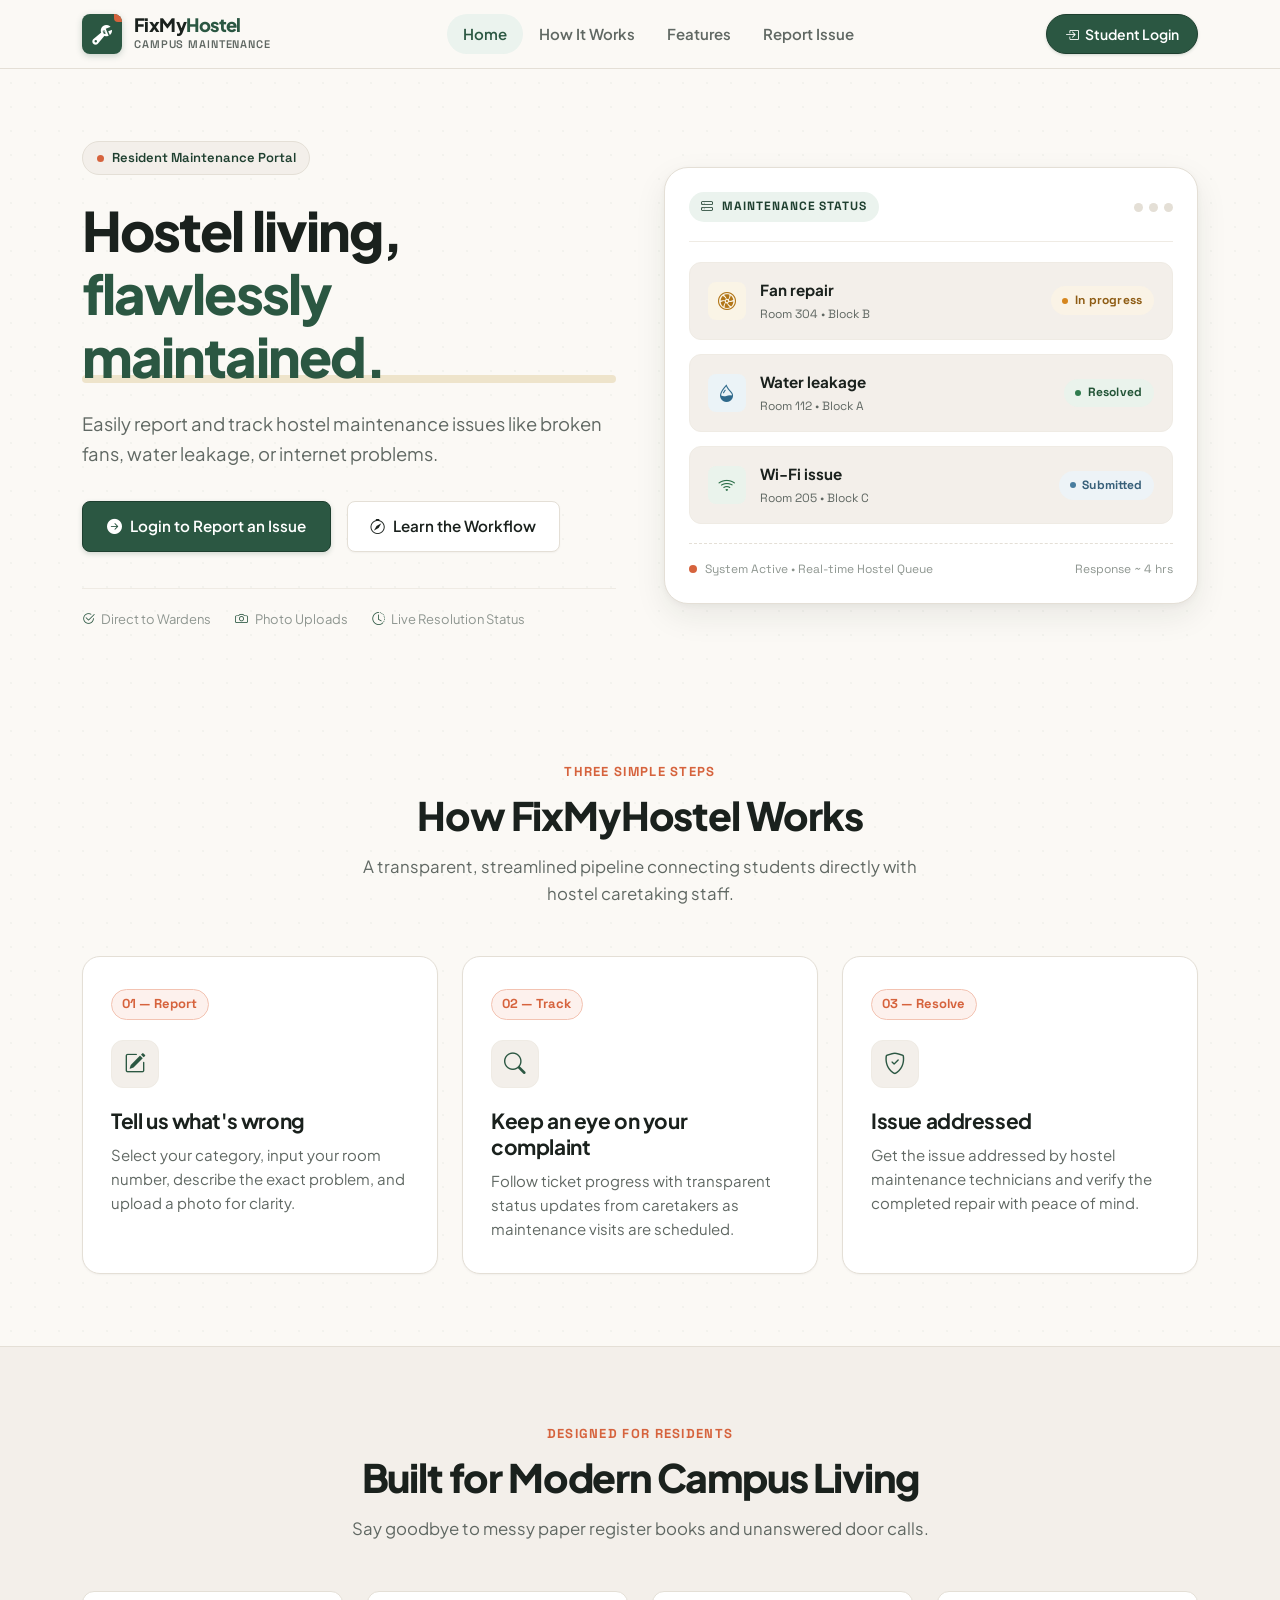
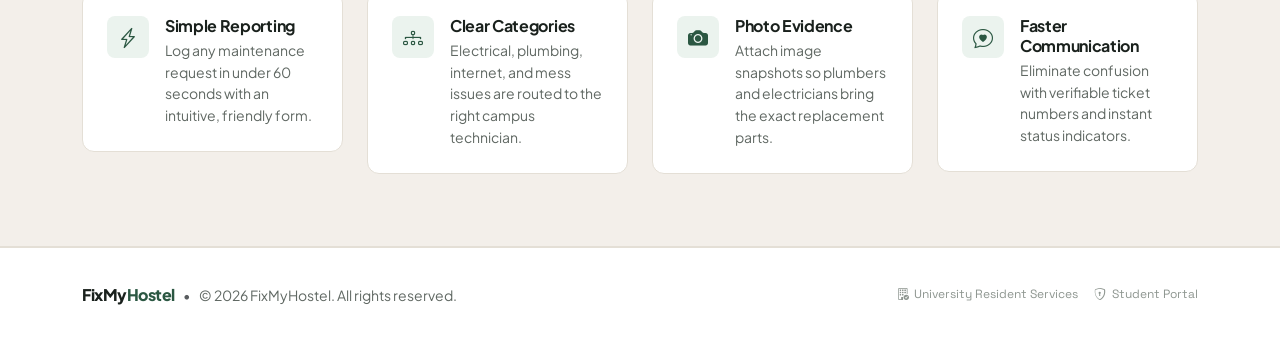
<file: index.html>
<!DOCTYPE html>
<html lang="en">
<head>
  <meta charset="UTF-8">
  <meta name="viewport" content="width=device-width, initial-scale=1.0">
  <title>FixMyHostel — Hostel Complaint &amp; Maintenance Tracking System</title>
  <meta name="description" content="FixMyHostel is the modern campus maintenance tracking platform for hostel residents. Report electrical, plumbing, mess, and internet issues in seconds.">

  <!-- Google Fonts -->
  <link rel="preconnect" href="https://fonts.googleapis.com">
  <link rel="preconnect" href="https://fonts.gstatic.com" crossorigin>
  <link href="https://fonts.googleapis.com/css2?family=Plus+Jakarta+Sans:ital,wght@0,400;0,500;0,600;0,700;0,800;1,400&family=Space+Grotesk:wght@500;600;700&display=swap" rel="stylesheet">

  <!-- Bootstrap 5 CSS CDN -->
  <link href="https://cdn.jsdelivr.net/npm/bootstrap@5.3.3/dist/css/bootstrap.min.css" rel="stylesheet" integrity="sha384-QWTKZyjpPEjISv5WaRU9OFeRpok6YctnYmDr5pNlyT2bRjXh0JMhjY6hW+ALEwIH" crossorigin="anonymous">

  <!-- Bootstrap Icons CDN -->
  <link rel="stylesheet" href="https://cdn.jsdelivr.net/npm/bootstrap-icons@1.11.3/font/bootstrap-icons.min.css">

  <!-- Custom Stylesheet -->
  <link rel="stylesheet" href="style.css">
</head>
<body>
  <div class="site-wrapper">
    <!-- ======================================================================
         NAVIGATION BAR
         ====================================================================== -->
    <header>
      <nav class="navbar navbar-expand-lg navbar-custom" aria-label="Main Navigation">
        <div class="container">
          <a class="brand-wrapper" href="/">
            <div class="brand-symbol" aria-hidden="true">
              <i class="bi bi-wrench-adjustable"></i>
            </div>
            <div class="brand-text-group">
              <span class="brand-title">FixMy<span>Hostel</span></span>
              <span class="brand-subtitle">Campus Maintenance</span>
            </div>
          </a>

          <button class="navbar-toggler" type="button" data-bs-toggle="collapse" data-bs-target="#fixMyHostelNav" aria-controls="fixMyHostelNav" aria-expanded="false" aria-label="Toggle navigation">
            <i class="bi bi-list fs-4"></i>
          </button>

          <div class="collapse navbar-collapse" id="fixMyHostelNav">
            <ul class="navbar-nav mx-auto mb-2 mb-lg-0">
              <li class="nav-item">
                <a class="nav-link active" aria-current="page" href="/">Home</a>
              </li>
              <li class="nav-item">
                <a class="nav-link" href="#how-it-works">How It Works</a>
              </li>
              <li class="nav-item">
                <a class="nav-link" href="#benefits">Features</a>
              </li>
              <li class="nav-item">
                <a class="nav-link" href="/login">Report Issue</a>
              </li>
            </ul>

            <div class="d-flex align-items-center">
              <a href="/login" class="btn-nav-login" id="navLoginBtn">
                <i class="bi bi-box-arrow-in-right" aria-hidden="true"></i>
                <span>Student Login</span>
              </a>
            </div>
          </div>
        </div>
      </nav>
    </header>

    <main>
      <!-- ======================================================================
           HERO SECTION
           ====================================================================== -->
      <section class="hero-section" aria-labelledby="hero-title">
        <div class="container">
          <div class="row align-items-center g-5">
            <!-- Hero Text Column -->
            <div class="col-lg-6">
              <div class="hero-pill">
                <span class="hero-pill-indicator" aria-hidden="true"></span>
                <span>Resident Maintenance Portal</span>
              </div>

              <h1 class="hero-heading" id="hero-title">
                Hostel living, <br>
                <span class="hero-heading-highlight">flawlessly maintained.</span>
              </h1>

              <p class="hero-subtext">
                Easily report and track hostel maintenance issues like broken fans, water leakage, or internet problems.
              </p>

              <div class="hero-actions">
                <a href="/login" class="btn-custom-primary" id="heroCtaBtn">
                  <i class="bi bi-arrow-right-circle-fill" aria-hidden="true"></i>
                  <span>Login to Report an Issue</span>
                </a>
                <a href="#how-it-works" class="btn-custom-secondary">
                  <i class="bi bi-compass" aria-hidden="true"></i>
                  <span>Learn the Workflow</span>
                </a>
              </div>

              <div class="hero-footnote">
                <div class="hero-footnote-item">
                  <i class="bi bi-check2-circle" aria-hidden="true"></i>
                  <span>Direct to Wardens</span>
                </div>
                <div class="hero-footnote-item">
                  <i class="bi bi-camera" aria-hidden="true"></i>
                  <span>Photo Uploads</span>
                </div>
                <div class="hero-footnote-item">
                  <i class="bi bi-clock-history" aria-hidden="true"></i>
                  <span>Live Resolution Status</span>
                </div>
              </div>
            </div>

            <!-- Hero Stylized Maintenance Status Panel Visual -->
            <div class="col-lg-6">
              <div class="maintenance-preview-board" aria-label="Live Maintenance Status Panel">
                <div class="preview-board-header">
                  <div class="board-badge">
                    <i class="bi bi-hdd-stack" aria-hidden="true"></i>
                    <span>Maintenance Status</span>
                  </div>
                  <div class="board-window-controls" aria-hidden="true">
                    <span class="board-dot"></span>
                    <span class="board-dot"></span>
                    <span class="board-dot"></span>
                  </div>
                </div>

                <div class="board-items-list">
                  <!-- Item 1: Fan repair - In progress -->
                  <div class="board-item-card">
                    <div class="board-item-left">
                      <div class="board-item-icon-box icon-box-electrical" aria-hidden="true">
                        <i class="bi bi-fan"></i>
                      </div>
                      <div>
                        <div class="board-item-title">Fan repair</div>
                        <div class="board-item-meta">Room 304 &bull; Block B</div>
                      </div>
                    </div>
                    <span class="status-pill status-progress">In progress</span>
                  </div>

                  <!-- Item 2: Water leakage - Resolved -->
                  <div class="board-item-card">
                    <div class="board-item-left">
                      <div class="board-item-icon-box icon-box-plumbing" aria-hidden="true">
                        <i class="bi bi-droplet-half"></i>
                      </div>
                      <div>
                        <div class="board-item-title">Water leakage</div>
                        <div class="board-item-meta">Room 112 &bull; Block A</div>
                      </div>
                    </div>
                    <span class="status-pill status-resolved">Resolved</span>
                  </div>

                  <!-- Item 3: Wi-Fi issue - Submitted -->
                  <div class="board-item-card">
                    <div class="board-item-left">
                      <div class="board-item-icon-box icon-box-internet" aria-hidden="true">
                        <i class="bi bi-wifi"></i>
                      </div>
                      <div>
                        <div class="board-item-title">Wi-Fi issue</div>
                        <div class="board-item-meta">Room 205 &bull; Block C</div>
                      </div>
                    </div>
                    <span class="status-pill status-pending">Submitted</span>
                  </div>
                </div>

                <div class="board-live-pulse">
                  <div class="d-flex align-items-center gap-2">
                    <span class="pulse-dot" aria-hidden="true"></span>
                    <span>System Active &bull; Real-time Hostel Queue</span>
                  </div>
                  <span>Response ~ 4 hrs</span>
                </div>
              </div>
            </div>
          </div>
        </div>
      </section>

      <!-- ======================================================================
           HOW IT WORKS SECTION (01 REPORT -> 02 TRACK -> 03 RESOLVE)
           ====================================================================== -->
      <section class="section-wrapper" id="how-it-works" aria-labelledby="steps-heading">
        <div class="container">
          <div class="text-center mb-5">
            <span class="section-label">Three Simple Steps</span>
            <h2 class="section-title" id="steps-heading">How FixMyHostel Works</h2>
            <p class="section-lead mx-auto">
              A transparent, streamlined pipeline connecting students directly with hostel caretaking staff.
            </p>
          </div>

          <div class="row g-4">
            <!-- Step 1 -->
            <div class="col-md-4">
              <div class="step-card">
                <span class="step-number-tag">01 &mdash; Report</span>
                <div class="step-icon-wrapper" aria-hidden="true">
                  <i class="bi bi-pencil-square"></i>
                </div>
                <h3 class="step-title">Tell us what's wrong</h3>
                <p class="step-desc">
                  Select your category, input your room number, describe the exact problem, and upload a photo for clarity.
                </p>
              </div>
            </div>

            <!-- Step 2 -->
            <div class="col-md-4">
              <div class="step-card">
                <span class="step-number-tag">02 &mdash; Track</span>
                <div class="step-icon-wrapper" aria-hidden="true">
                  <i class="bi bi-search"></i>
                </div>
                <h3 class="step-title">Keep an eye on your complaint</h3>
                <p class="step-desc">
                  Follow ticket progress with transparent status updates from caretakers as maintenance visits are scheduled.
                </p>
              </div>
            </div>

            <!-- Step 3 -->
            <div class="col-md-4">
              <div class="step-card">
                <span class="step-number-tag">03 &mdash; Resolve</span>
                <div class="step-icon-wrapper" aria-hidden="true">
                  <i class="bi bi-shield-check"></i>
                </div>
                <h3 class="step-title">Issue addressed</h3>
                <p class="step-desc">
                  Get the issue addressed by hostel maintenance technicians and verify the completed repair with peace of mind.
                </p>
              </div>
            </div>
          </div>
        </div>
      </section>

      <!-- ======================================================================
           BENEFITS & TRUST SECTION
           ====================================================================== -->
      <section class="section-wrapper benefits-section" id="benefits" aria-labelledby="benefits-heading">
        <div class="container">
          <div class="text-center mb-5">
            <span class="section-label">Designed for Residents</span>
            <h2 class="section-title" id="benefits-heading">Built for Modern Campus Living</h2>
            <p class="section-lead mx-auto">
              Say goodbye to messy paper register books and unanswered door calls.
            </p>
          </div>

          <div class="row g-4">
            <!-- Benefit 1 -->
            <div class="col-md-6 col-lg-3">
              <div class="benefit-card">
                <div class="benefit-icon" aria-hidden="true">
                  <i class="bi bi-lightning-charge"></i>
                </div>
                <div>
                  <h3 class="benefit-title">Simple Reporting</h3>
                  <p class="benefit-text">Log any maintenance request in under 60 seconds with an intuitive, friendly form.</p>
                </div>
              </div>
            </div>

            <!-- Benefit 2 -->
            <div class="col-md-6 col-lg-3">
              <div class="benefit-card">
                <div class="benefit-icon" aria-hidden="true">
                  <i class="bi bi-diagram-3"></i>
                </div>
                <div>
                  <h3 class="benefit-title">Clear Categories</h3>
                  <p class="benefit-text">Electrical, plumbing, internet, and mess issues are routed to the right campus technician.</p>
                </div>
              </div>
            </div>

            <!-- Benefit 3 -->
            <div class="col-md-6 col-lg-3">
              <div class="benefit-card">
                <div class="benefit-icon" aria-hidden="true">
                  <i class="bi bi-camera-fill"></i>
                </div>
                <div>
                  <h3 class="benefit-title">Photo Evidence</h3>
                  <p class="benefit-text">Attach image snapshots so plumbers and electricians bring the exact replacement parts.</p>
                </div>
              </div>
            </div>

            <!-- Benefit 4 -->
            <div class="col-md-6 col-lg-3">
              <div class="benefit-card">
                <div class="benefit-icon" aria-hidden="true">
                  <i class="bi bi-chat-heart"></i>
                </div>
                <div>
                  <h3 class="benefit-title">Faster Communication</h3>
                  <p class="benefit-text">Eliminate confusion with verifiable ticket numbers and instant status indicators.</p>
                </div>
              </div>
            </div>
          </div>
        </div>
      </section>
    </main>

    <!-- ======================================================================
         FOOTER
         ====================================================================== -->
    <footer class="footer-custom">
      <div class="container">
        <div class="footer-inner">
          <div class="d-flex align-items-center gap-2">
            <span class="brand-title fs-6">FixMy<span>Hostel</span></span>
            <span class="text-muted">&bull;</span>
            <span>&copy; 2026 FixMyHostel. All rights reserved.</span>
          </div>
          <div class="footer-badges">
            <span class="footer-badge-item">
              <i class="bi bi-building-check" aria-hidden="true"></i>
              <span>University Resident Services</span>
            </span>
            <span class="footer-badge-item">
              <i class="bi bi-shield-lock" aria-hidden="true"></i>
              <span>Student Portal</span>
            </span>
          </div>
        </div>
      </div>
    </footer>
  </div>

  <!-- Bootstrap 5 Bundle JS CDN -->
  <script src="https://cdn.jsdelivr.net/npm/bootstrap@5.3.3/dist/js/bootstrap.bundle.min.js" integrity="sha384-YvpcrYf0tY3lHB60NNkmXc5s9fDVZLESaAA55NDzOxhy9GkcIdslK1eN7N6jIeHz" crossorigin="anonymous"></script>

  <!-- Application Logic -->
  <script src="script.js"></script>
</body>
</html>
</file>
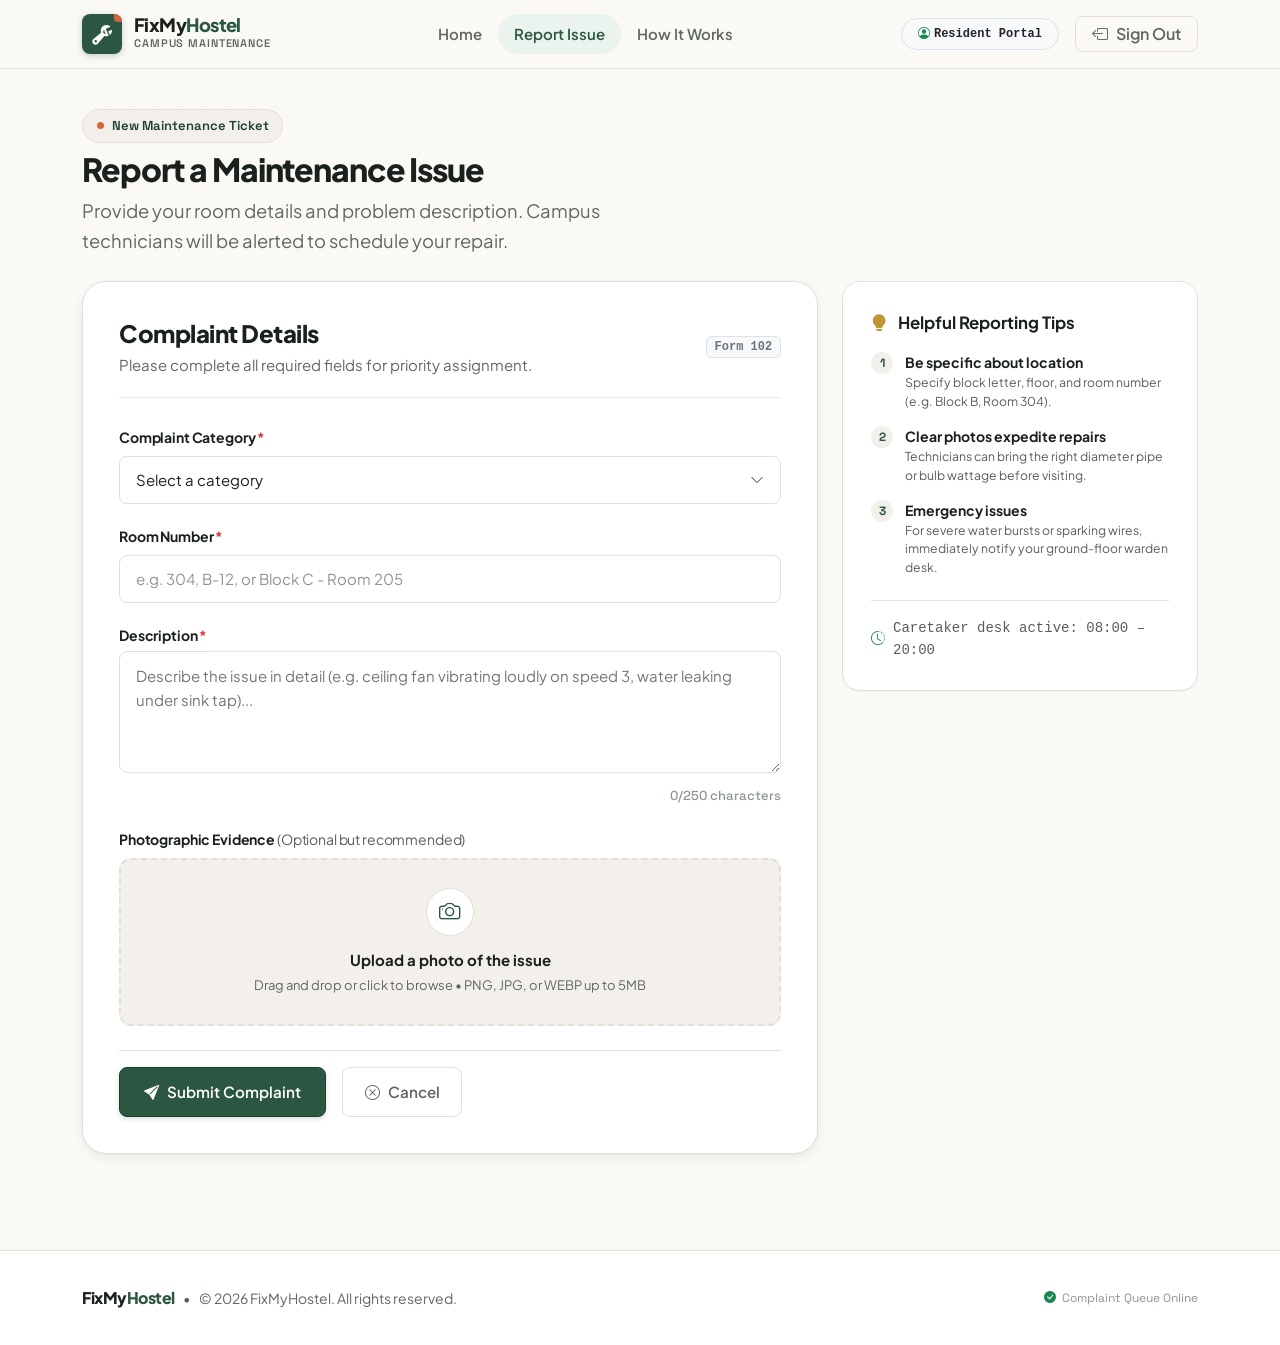
<file: complaint.html>
<!DOCTYPE html>
<html lang="en">
<head>
  <meta charset="UTF-8">
  <meta name="viewport" content="width=device-width, initial-scale=1.0">
  <title>Report a Maintenance Issue — FixMyHostel</title>
  <meta name="description" content="Submit a hostel repair complaint for electrical, plumbing, internet, or mess issues. Upload photo evidence and receive instant ticket confirmation.">

  <!-- Google Fonts -->
  <link rel="preconnect" href="https://fonts.googleapis.com">
  <link rel="preconnect" href="https://fonts.gstatic.com" crossorigin>
  <link href="https://fonts.googleapis.com/css2?family=Plus+Jakarta+Sans:ital,wght@0,400;0,500;0,600;0,700;0,800;1,400&family=Space+Grotesk:wght@500;600;700&display=swap" rel="stylesheet">

  <!-- Bootstrap 5 CSS CDN -->
  <link href="https://cdn.jsdelivr.net/npm/bootstrap@5.3.3/dist/css/bootstrap.min.css" rel="stylesheet" integrity="sha384-QWTKZyjpPEjISv5WaRU9OFeRpok6YctnYmDr5pNlyT2bRjXh0JMhjY6hW+ALEwIH" crossorigin="anonymous">

  <!-- Bootstrap Icons CDN -->
  <link rel="stylesheet" href="https://cdn.jsdelivr.net/npm/bootstrap-icons@1.11.3/font/bootstrap-icons.min.css">

  <!-- Custom Stylesheet -->
  <link rel="stylesheet" href="style.css">
</head>
<body>
  <div class="site-wrapper">
    <!-- ======================================================================
         NAVIGATION BAR
         ====================================================================== -->
    <header>
      <nav class="navbar navbar-expand-lg navbar-custom" aria-label="Main Navigation">
        <div class="container">
          <a class="brand-wrapper" href="/">
            <div class="brand-symbol" aria-hidden="true">
              <i class="bi bi-wrench-adjustable"></i>
            </div>
            <div class="brand-text-group">
              <span class="brand-title">FixMy<span>Hostel</span></span>
              <span class="brand-subtitle">Campus Maintenance</span>
            </div>
          </a>

          <button class="navbar-toggler" type="button" data-bs-toggle="collapse" data-bs-target="#fixMyHostelNav" aria-controls="fixMyHostelNav" aria-expanded="false" aria-label="Toggle navigation">
            <i class="bi bi-list fs-4"></i>
          </button>

          <div class="collapse navbar-collapse" id="fixMyHostelNav">
            <ul class="navbar-nav mx-auto mb-2 mb-lg-0">
              <li class="nav-item">
                <a class="nav-link" href="/">Home</a>
              </li>
              <li class="nav-item">
                <a class="nav-link active" aria-current="page" href="/complaint">Report Issue</a>
              </li>
              <li class="nav-item">
                <a class="nav-link" href="/#how-it-works">How It Works</a>
              </li>
            </ul>

            <div class="d-flex align-items-center gap-3">
              <span class="badge rounded-pill bg-light text-dark border px-3 py-2 d-none d-md-inline-flex align-items-center gap-1 font-monospace">
                <i class="bi bi-person-circle text-success" aria-hidden="true"></i>
                <span>Resident Portal</span>
              </span>
              <a href="/login" class="btn-custom-cancel py-1 px-3 fs-6">
                <i class="bi bi-box-arrow-left" aria-hidden="true"></i>
                <span>Sign Out</span>
              </a>
            </div>
          </div>
        </div>
      </nav>
    </header>

    <main class="container">
      <!-- Page Header -->
      <div class="complaint-page-header">
        <div class="d-inline-flex align-items-center gap-2 hero-pill mb-2">
          <span class="hero-pill-indicator" aria-hidden="true"></span>
          <span>New Maintenance Ticket</span>
        </div>
        <h1 class="hero-heading fs-2 mb-2">Report a Maintenance Issue</h1>
        <p class="hero-subtext mb-0">
          Provide your room details and problem description. Campus technicians will be alerted to schedule your repair.
        </p>
      </div>

      <!-- Main Form & Tips Grid -->
      <div class="row g-4 pb-5">
        <!-- Form Column -->
        <div class="col-lg-8">
          <div class="complaint-card">
            <div class="complaint-card-header d-flex justify-content-between align-items-center">
              <div>
                <h2 class="complaint-title">Complaint Details</h2>
                <p class="complaint-desc">Please complete all required fields for priority assignment.</p>
              </div>
              <span class="badge bg-light text-secondary border font-monospace">Form 102</span>
            </div>

            <!-- Validation Alert Banner (Shown dynamically on error) -->
            <div class="alert alert-danger d-none py-2 px-3 mb-4 d-flex align-items-center gap-2" id="complaintValidationAlert" role="alert">
              <i class="bi bi-exclamation-triangle-fill fs-5" aria-hidden="true"></i>
              <div>
                <strong>Please check required fields:</strong> Ensure your room number and a clear description are provided.
              </div>
            </div>

            <form id="complaintForm" novalidate>
              <!-- 1. Category Field -->
              <div class="form-group-custom">
                <label for="complaintCategory" class="form-label-custom">
                  Complaint Category <span class="text-danger">*</span>
                </label>
                <select id="complaintCategory" name="complaintCategory" class="select-custom" required>
                  <option value="" selected disabled>Select a category</option>
                  <option value="Electrical">Electrical</option>
                  <option value="Plumbing">Plumbing</option>
                  <option value="Internet">Internet</option>
                  <option value="Mess">Mess</option>
                  <option value="Other">Other</option>
                </select>
                <div class="field-error-message">
                  <i class="bi bi-exclamation-circle" aria-hidden="true"></i>
                  <span>Please select a valid complaint category.</span>
                </div>
              </div>

              <!-- 2. Room Number Field -->
              <div class="form-group-custom">
                <label for="roomNumber" class="form-label-custom">
                  Room Number <span class="text-danger">*</span>
                </label>
                <input 
                  type="text" 
                  id="roomNumber" 
                  name="roomNumber" 
                  class="input-custom" 
                  placeholder="e.g. 304, B-12, or Block C - Room 205" 
                  required>
                <div class="field-error-message">
                  <i class="bi bi-exclamation-circle" aria-hidden="true"></i>
                  <span>Room number is required for the repair technician.</span>
                </div>
              </div>

              <!-- 3. Description Field with Live 0/250 Character Counter -->
              <div class="form-group-custom">
                <div class="d-flex justify-content-between align-items-center mb-1">
                  <label for="complaintDescription" class="form-label-custom mb-0">
                    Description <span class="text-danger">*</span>
                  </label>
                </div>
                <textarea 
                  id="complaintDescription" 
                  name="complaintDescription" 
                  class="textarea-custom" 
                  rows="4" 
                  maxlength="250" 
                  placeholder="Describe the issue in detail (e.g. ceiling fan vibrating loudly on speed 3, water leaking under sink tap)..." 
                  required></textarea>
                <div class="counter-wrapper">
                  <div class="field-error-message mb-0">
                    <i class="bi bi-exclamation-circle" aria-hidden="true"></i>
                    <span>Please enter a brief description of the issue.</span>
                  </div>
                  <!-- Required Live Character Counter -->
                  <div class="char-counter ms-auto" id="charCounter" aria-live="polite">
                    0/250 characters
                  </div>
                </div>
              </div>

              <!-- 4. Photographic Evidence Upload Field -->
              <div class="form-group-custom">
                <label class="form-label-custom">
                  Photographic Evidence <span class="text-muted fw-normal">(Optional but recommended)</span>
                </label>
                
                <div class="file-upload-zone" id="evidenceDropzone" tabindex="0" role="button" aria-label="Upload photo evidence">
                  <input 
                    type="file" 
                    id="complaintEvidence" 
                    name="complaintEvidence" 
                    accept="image/*"
                    aria-label="Select photographic evidence">
                  
                  <div class="upload-icon-circle" aria-hidden="true">
                    <i class="bi bi-camera"></i>
                  </div>
                  <div class="upload-primary-text">
                    Upload a photo of the issue
                  </div>
                  <p class="upload-sub-text">
                    Drag and drop or click to browse &bull; PNG, JPG, or WEBP up to 5MB
                  </p>
                </div>

                <!-- Dynamic Filename / Feedback Pill -->
                <div class="evidence-feedback-pill" id="evidenceFeedback">
                  <div class="file-meta-group">
                    <i class="bi bi-image" aria-hidden="true"></i>
                    <span class="file-name-text" id="evidenceFileName">image.jpg</span>
                  </div>
                  <button type="button" class="btn-remove-evidence" id="btnRemoveEvidence" aria-label="Remove uploaded image" title="Remove image">
                    <i class="bi bi-x-circle-fill"></i>
                  </button>
                </div>
              </div>

              <!-- Action Buttons: Submit & Cancel -->
              <div class="d-flex flex-wrap align-items-center gap-3 pt-3 border-top mt-4">
                <button type="submit" class="btn-custom-primary" id="submitComplaintBtn">
                  <i class="bi bi-send-fill" aria-hidden="true"></i>
                  <span>Submit Complaint</span>
                </button>
                <button type="button" class="btn-custom-cancel" id="cancelComplaintBtn">
                  <i class="bi bi-x-circle" aria-hidden="true"></i>
                  <span>Cancel</span>
                </button>
              </div>
            </form>
          </div>
        </div>

        <!-- Sidebar / Tips Column -->
        <div class="col-lg-4">
          <aside class="complaint-tips-card" aria-label="Reporting Guidelines">
            <div class="tips-header">
              <i class="bi bi-lightbulb-fill" aria-hidden="true"></i>
              <span>Helpful Reporting Tips</span>
            </div>

            <div class="tip-item">
              <span class="tip-number">1</span>
              <div>
                <strong>Be specific about location</strong>
                <p class="text-muted small mb-0">Specify block letter, floor, and room number (e.g. Block B, Room 304).</p>
              </div>
            </div>

            <div class="tip-item">
              <span class="tip-number">2</span>
              <div>
                <strong>Clear photos expedite repairs</strong>
                <p class="text-muted small mb-0">Technicians can bring the right diameter pipe or bulb wattage before visiting.</p>
              </div>
            </div>

            <div class="tip-item">
              <span class="tip-number">3</span>
              <div>
                <strong>Emergency issues</strong>
                <p class="text-muted small mb-0">For severe water bursts or sparking wires, immediately notify your ground-floor warden desk.</p>
              </div>
            </div>

            <div class="mt-4 pt-3 border-top">
              <div class="d-flex align-items-center gap-2 text-muted small font-monospace">
                <i class="bi bi-clock-history text-success"></i>
                <span>Caretaker desk active: 08:00 &ndash; 20:00</span>
              </div>
            </div>
          </aside>
        </div>
      </div>
    </main>

    <!-- ======================================================================
         SUCCESS CONFIRMATION MODAL (BOOTSTRAP 5)
         ====================================================================== -->
    <div class="modal fade custom-modal" id="complaintSuccessModal" tabindex="-1" aria-labelledby="modalHeading" aria-hidden="true">
      <div class="modal-dialog modal-dialog-centered">
        <div class="modal-content text-center">
          <div class="modal-body p-0">
            <!-- Green check emblem -->
            <div class="modal-success-emblem" aria-hidden="true">
              <i class="bi bi-check-lg"></i>
            </div>

            <!-- Required Exact Title -->
            <h2 class="modal-custom-title" id="modalHeading">
              Complaint Submitted Successfully
            </h2>

            <p class="modal-custom-desc">
              Your maintenance request has been dispatched to campus hostel caretaking staff. A technician will be assigned to visit your room shortly.
            </p>

            <!-- Ticket details summary -->
            <div class="modal-ticket-box">
              <span class="ticket-tag-title">Tracking Reference</span>
              <span class="ticket-id" id="ticketDisplayId">FMH-ELE-4821</span>
            </div>

            <!-- Done Action Button -->
            <button type="button" class="btn-custom-primary w-100 py-2" data-bs-dismiss="modal" id="modalDoneBtn">
              <span>Done</span>
            </button>
          </div>
        </div>
      </div>
    </div>

    <!-- ======================================================================
         FOOTER
         ====================================================================== -->
    <footer class="footer-custom">
      <div class="container">
        <div class="footer-inner">
          <div class="d-flex align-items-center gap-2">
            <span class="brand-title fs-6">FixMy<span>Hostel</span></span>
            <span class="text-muted">&bull;</span>
            <span>&copy; 2026 FixMyHostel. All rights reserved.</span>
          </div>
          <div class="footer-badges">
            <span class="footer-badge-item">
              <i class="bi bi-check-circle-fill text-success" aria-hidden="true"></i>
              <span>Complaint Queue Online</span>
            </span>
          </div>
        </div>
      </div>
    </footer>
  </div>

  <!-- Bootstrap 5 Bundle JS CDN -->
  <script src="https://cdn.jsdelivr.net/npm/bootstrap@5.3.3/dist/js/bootstrap.bundle.min.js" integrity="sha384-YvpcrYf0tY3lHB60NNkmXc5s9fDVZLESaAA55NDzOxhy9GkcIdslK1eN7N6jIeHz" crossorigin="anonymous"></script>

  <!-- Application Logic -->
  <script src="script.js"></script>
</body>
</html>
</file>
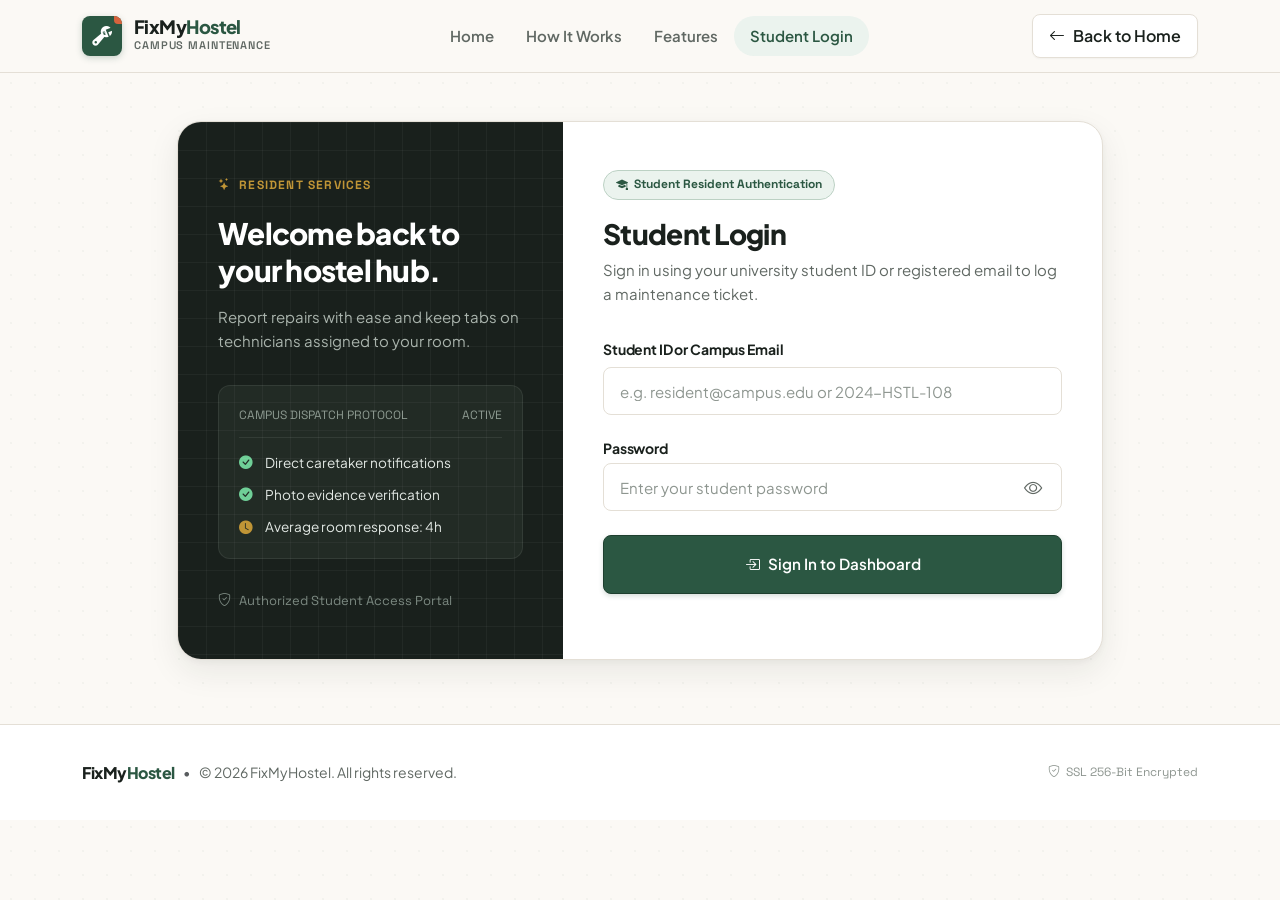
<file: login.html>
<!DOCTYPE html>
<html lang="en">
<head>
  <meta charset="UTF-8">
  <meta name="viewport" content="width=device-width, initial-scale=1.0">
  <title>Student Login — FixMyHostel</title>
  <meta name="description" content="Sign in to your FixMyHostel student resident portal to submit complaints, view repair status, and contact hostel maintenance.">

  <!-- Google Fonts -->
  <link rel="preconnect" href="https://fonts.googleapis.com">
  <link rel="preconnect" href="https://fonts.gstatic.com" crossorigin>
  <link href="https://fonts.googleapis.com/css2?family=Plus+Jakarta+Sans:ital,wght@0,400;0,500;0,600;0,700;0,800;1,400&family=Space+Grotesk:wght@500;600;700&display=swap" rel="stylesheet">

  <!-- Bootstrap 5 CSS CDN -->
  <link href="https://cdn.jsdelivr.net/npm/bootstrap@5.3.3/dist/css/bootstrap.min.css" rel="stylesheet" integrity="sha384-QWTKZyjpPEjISv5WaRU9OFeRpok6YctnYmDr5pNlyT2bRjXh0JMhjY6hW+ALEwIH" crossorigin="anonymous">

  <!-- Bootstrap Icons CDN -->
  <link rel="stylesheet" href="https://cdn.jsdelivr.net/npm/bootstrap-icons@1.11.3/font/bootstrap-icons.min.css">

  <!-- Custom Stylesheet -->
  <link rel="stylesheet" href="style.css">
</head>
<body>
  <div class="site-wrapper">
    <!-- ======================================================================
         NAVIGATION BAR
         ====================================================================== -->
    <header>
      <nav class="navbar navbar-expand-lg navbar-custom" aria-label="Main Navigation">
        <div class="container">
          <a class="brand-wrapper" href="/">
            <div class="brand-symbol" aria-hidden="true">
              <i class="bi bi-wrench-adjustable"></i>
            </div>
            <div class="brand-text-group">
              <span class="brand-title">FixMy<span>Hostel</span></span>
              <span class="brand-subtitle">Campus Maintenance</span>
            </div>
          </a>

          <button class="navbar-toggler" type="button" data-bs-toggle="collapse" data-bs-target="#fixMyHostelNav" aria-controls="fixMyHostelNav" aria-expanded="false" aria-label="Toggle navigation">
            <i class="bi bi-list fs-4"></i>
          </button>

          <div class="collapse navbar-collapse" id="fixMyHostelNav">
            <ul class="navbar-nav mx-auto mb-2 mb-lg-0">
              <li class="nav-item">
                <a class="nav-link" href="/">Home</a>
              </li>
              <li class="nav-item">
                <a class="nav-link" href="/#how-it-works">How It Works</a>
              </li>
              <li class="nav-item">
                <a class="nav-link" href="/#benefits">Features</a>
              </li>
              <li class="nav-item">
                <a class="nav-link active" aria-current="page" href="/login">Student Login</a>
              </li>
            </ul>

            <div class="d-flex align-items-center">
              <a href="/" class="btn-custom-secondary py-2 px-3 fs-6">
                <i class="bi bi-arrow-left" aria-hidden="true"></i>
                <span>Back to Home</span>
              </a>
            </div>
          </div>
        </div>
      </nav>
    </header>

    <main class="login-page-wrapper">
      <div class="container">
        <div class="row justify-content-center">
          <div class="col-xl-10">
            <div class="login-container-card">
              <div class="row g-0">
                <!-- ==========================================================
                     LEFT/TOP: BRAND & ARCHITECTURAL VISUAL PANEL
                     ========================================================== -->
                <div class="col-lg-5">
                  <div class="login-visual-panel">
                    <div>
                      <div class="login-brand-eyebrow">
                        <i class="bi bi-stars" aria-hidden="true"></i>
                        <span>Resident Services</span>
                      </div>
                      <h2 class="login-visual-title">
                        Welcome back to your hostel hub.
                      </h2>
                      <p class="login-visual-p">
                        Report repairs with ease and keep tabs on technicians assigned to your room.
                      </p>

                      <!-- Maintenance Checklist Graphic -->
                      <div class="checklist-widget">
                        <div class="checklist-header">
                          <span>CAMPUS DISPATCH PROTOCOL</span>
                          <span>ACTIVE</span>
                        </div>
                        <div class="checklist-item">
                          <i class="bi bi-check-circle-fill checklist-icon-done" aria-hidden="true"></i>
                          <span>Direct caretaker notifications</span>
                        </div>
                        <div class="checklist-item">
                          <i class="bi bi-check-circle-fill checklist-icon-done" aria-hidden="true"></i>
                          <span>Photo evidence verification</span>
                        </div>
                        <div class="checklist-item">
                          <i class="bi bi-clock-fill checklist-icon-active" aria-hidden="true"></i>
                          <span>Average room response: 4h</span>
                        </div>
                      </div>
                    </div>

                    <div class="login-visual-footer">
                      <i class="bi bi-shield-check" aria-hidden="true"></i>
                      <span>Authorized Student Access Portal</span>
                    </div>
                  </div>
                </div>

                <!-- ==========================================================
                     RIGHT/BOTTOM: STUDENT LOGIN FORM
                     ========================================================== -->
                <div class="col-lg-7">
                  <div class="login-form-panel">
                    <div class="login-role-badge">
                      <i class="bi bi-mortarboard-fill" aria-hidden="true"></i>
                      <span>Student Resident Authentication</span>
                    </div>

                    <h1 class="login-header-title">Student Login</h1>
                    <p class="login-header-subtitle">
                      Sign in using your university student ID or registered email to log a maintenance ticket.
                    </p>

                    <!-- Feedback Alert (Shown on empty credentials) -->
                    <div class="alert alert-danger d-none py-2 px-3 mb-3 small" id="loginErrorBanner" role="alert"></div>

                    <form id="studentLoginForm" novalidate>
                      <!-- Student ID / Email Field -->
                      <div class="form-group-custom">
                        <label for="studentId" class="form-label-custom">
                          Student ID or Campus Email
                        </label>
                        <input 
                          type="text" 
                          id="studentId" 
                          name="studentId" 
                          class="input-custom" 
                          placeholder="e.g. resident@campus.edu or 2024-HSTL-108" 
                          required 
                          autocomplete="username"
                          aria-describedby="studentIdHelp">
                        <div class="field-error-message">
                          <i class="bi bi-exclamation-triangle" aria-hidden="true"></i>
                          <span>Please provide your student ID or email.</span>
                        </div>
                      </div>

                      <!-- Password Field with Embedded Eye Toggle -->
                      <div class="form-group-custom">
                        <div class="d-flex justify-content-between align-items-center mb-1">
                          <label for="studentPassword" class="form-label-custom mb-0">
                            Password
                          </label>
                        </div>
                        <div class="password-field-wrapper">
                          <input 
                            type="password" 
                            id="studentPassword" 
                            name="studentPassword" 
                            class="input-custom" 
                            placeholder="Enter your student password" 
                            required 
                            autocomplete="current-password"
                            aria-describedby="passwordHelp">
                          <button 
                            type="button" 
                            id="togglePasswordBtn" 
                            class="btn-password-toggle" 
                            aria-label="Show password" 
                            title="Toggle password visibility">
                            <i class="bi bi-eye" aria-hidden="true"></i>
                          </button>
                        </div>
                        <div class="field-error-message">
                          <i class="bi bi-exclamation-triangle" aria-hidden="true"></i>
                          <span>Password is required.</span>
                        </div>
                      </div>

                      <!-- Submit Button -->
                      <div class="d-grid mt-4">
                        <button type="submit" class="btn-custom-primary py-3" id="loginSubmitBtn">
                          <i class="bi bi-box-arrow-in-right" aria-hidden="true"></i>
                          <span>Sign In to Dashboard</span>
                        </button>
                      </div>
                    </form>
                  </div>
                </div>
              </div>
            </div>
          </div>
        </div>
      </div>
    </main>

    <!-- ======================================================================
         FOOTER
         ====================================================================== -->
    <footer class="footer-custom">
      <div class="container">
        <div class="footer-inner">
          <div class="d-flex align-items-center gap-2">
            <span class="brand-title fs-6">FixMy<span>Hostel</span></span>
            <span class="text-muted">&bull;</span>
            <span>&copy; 2026 FixMyHostel. All rights reserved.</span>
          </div>
          <div class="footer-badges">
            <span class="footer-badge-item">
              <i class="bi bi-shield-check" aria-hidden="true"></i>
              <span>SSL 256-Bit Encrypted</span>
            </span>
          </div>
        </div>
      </div>
    </footer>
  </div>

  <!-- Bootstrap 5 Bundle JS CDN -->
  <script src="https://cdn.jsdelivr.net/npm/bootstrap@5.3.3/dist/js/bootstrap.bundle.min.js" integrity="sha384-YvpcrYf0tY3lHB60NNkmXc5s9fDVZLESaAA55NDzOxhy9GkcIdslK1eN7N6jIeHz" crossorigin="anonymous"></script>

  <!-- Application Logic -->
  <script src="script.js"></script>
</body>
</html>
</file>
<file: style.css>
/* ==========================================================================
   FixMyHostel — Design System & Custom Stylesheet
   Architecture: Warm Ivory + Deep Charcoal + Forest Green + Muted Terracotta
   ========================================================================== */

/* --------------------------------------------------------------------------
   1. DESIGN TOKENS & CSS VARIABLES
   -------------------------------------------------------------------------- */
:root {
  /* Brand Core Palette */
  --color-bg: #FBF9F5;               /* Warm Ivory / Parchment Canvas */
  --color-surface: #FFFFFF;          /* Pure Card / Surface White */
  --color-surface-soft: #F3EFEA;     /* Warm Stone / Tactile Neutral */
  --color-surface-subtle: #FAF6F0;   /* Light Ivory Tint */
  --color-surface-dark: #19201C;     /* Deep Forest Charcoal */
  --color-surface-dark-card: #222B25;/* Deep Charcoal Card */

  /* Typography Colors */
  --color-text: #1A211D;             /* Deep Charcoal Ink */
  --color-text-muted: #606863;       /* Warm Olive Muted Text */
  --color-text-light: #8E9690;       /* Quiet Placeholder / Metadata */
  --color-text-inverse: #FBF9F5;     /* Inverse Text on Dark Surface */

  /* Primary Brand (Forest & Olive Green) */
  --color-primary: #2B5742;          /* Deep Forest Green */
  --color-primary-dark: #1E3F2F;     /* Deepest Evergreen */
  --color-primary-light: #EBF3EE;    /* Soft Sage Wash */
  --color-primary-border: #BCD1C4;   /* Forest Border */

  /* Accent (Muted Terracotta / Burnt Coral) */
  --color-accent: #D6633D;           /* Muted Terracotta */
  --color-accent-dark: #B94E2C;      /* Deep Terracotta */
  --color-accent-soft: #FDF1ED;      /* Soft Terracotta Wash */
  --color-accent-border: #F3C3B2;    /* Warm Coral Border */

  /* Warm Gold / Ochre Details */
  --color-gold: #C09536;             /* Warm Brass Gold */
  --color-gold-soft: #FAF4E8;        /* Soft Ochre Tint */
  --color-gold-border: #E8D5A9;      /* Brass Border */

  /* Borders & Dividers */
  --color-border: #E4DFD6;           /* Primary Tactile Border */
  --color-border-subtle: #EFEBE4;    /* Whispering Divider */
  --color-border-focus: #2B5742;     /* Focus State Indicator */

  /* Status Tokens */
  --status-pending-bg: #EDF3F7;
  --status-pending-text: #375F79;
  --status-pending-dot: #487D9F;

  --status-progress-bg: #FAF3E6;
  --status-progress-text: #8E5C14;
  --status-progress-dot: #D6861D;

  --status-resolved-bg: #EAF3EC;
  --status-resolved-text: #235437;
  --status-resolved-dot: #2F7C4E;

  /* Typography Fonts */
  --font-sans: 'Plus Jakarta Sans', -apple-system, BlinkMacSystemFont, 'Segoe UI', Roboto, sans-serif;
  --font-mono: 'Space Grotesk', -apple-system, BlinkMacSystemFont, monospace;

  /* Geometry & Radius */
  --radius-xs: 4px;
  --radius-sm: 8px;
  --radius-md: 12px;
  --radius-lg: 18px;
  --radius-xl: 24px;
  --radius-pill: 9999px;

  /* Subtle Tactile Shadows */
  --shadow-sm: 0 1px 2px rgba(25, 32, 28, 0.04);
  --shadow-md: 0 4px 12px rgba(25, 32, 28, 0.06), 0 1px 3px rgba(25, 32, 28, 0.03);
  --shadow-lg: 0 12px 32px rgba(25, 32, 28, 0.08), 0 2px 6px rgba(25, 32, 28, 0.04);
  --shadow-card: 0 2px 8px rgba(25, 32, 28, 0.04), 0 0 0 1px var(--color-border);
  --shadow-card-hover: 0 12px 28px rgba(25, 32, 28, 0.08), 0 0 0 1px var(--color-primary-border);

  /* Transitions */
  --transition-fast: 150ms cubic-bezier(0.4, 0, 0.2, 1);
  --transition-base: 220ms cubic-bezier(0.4, 0, 0.2, 1);
  --transition-smooth: 320ms cubic-bezier(0.16, 1, 0.3, 1);
}

/* --------------------------------------------------------------------------
   2. GLOBAL RESETS & FOUNDATION
   -------------------------------------------------------------------------- */
*, *::before, *::after {
  box-sizing: border-box;
}

html {
  font-size: 16px;
  scroll-behavior: smooth;
  -webkit-font-smoothing: antialiased;
  -moz-osx-font-smoothing: grayscale;
}

body {
  margin: 0;
  padding: 0;
  font-family: var(--font-sans);
  background-color: var(--color-bg);
  color: var(--color-text);
  line-height: 1.6;
  min-height: 100vh;
  display: flex;
  flex-direction: column;
}

/* Architectural subtle background grid for body depth */
.site-wrapper {
  flex: 1 0 auto;
  position: relative;
  background-image: 
    radial-gradient(rgba(43, 87, 66, 0.04) 1px, transparent 1px);
  background-size: 24px 24px;
  background-position: -1px -1px;
}

/* Selection */
::selection {
  background-color: var(--color-primary-light);
  color: var(--color-primary-dark);
}

/* Headings */
h1, h2, h3, h4, h5, h6 {
  color: var(--color-text);
  font-weight: 700;
  letter-spacing: -0.02em;
  line-height: 1.25;
}

p {
  color: var(--color-text-muted);
}

a {
  color: var(--color-primary);
  text-decoration: none;
  transition: color var(--transition-fast);
}

a:hover {
  color: var(--color-primary-dark);
}

/* Accessible Focus States */
:focus-visible {
  outline: 2px solid var(--color-primary);
  outline-offset: 3px;
}

/* --------------------------------------------------------------------------
   3. NAVIGATION BAR
   -------------------------------------------------------------------------- */
.navbar-custom {
  background-color: rgba(251, 249, 245, 0.94);
  backdrop-filter: blur(12px);
  -webkit-backdrop-filter: blur(12px);
  border-bottom: 1px solid var(--color-border);
  padding-top: 0.875rem;
  padding-bottom: 0.875rem;
  position: sticky;
  top: 0;
  z-index: 1020;
  transition: all var(--transition-base);
}

.brand-wrapper {
  display: inline-flex;
  align-items: center;
  gap: 0.75rem;
  text-decoration: none;
}

.brand-symbol {
  width: 40px;
  height: 40px;
  background-color: var(--color-primary);
  color: var(--color-surface);
  border-radius: var(--radius-sm);
  display: inline-flex;
  align-items: center;
  justify-content: center;
  font-size: 1.25rem;
  box-shadow: 0 2px 6px rgba(43, 87, 66, 0.25);
  position: relative;
  overflow: hidden;
  transition: transform var(--transition-fast);
}

.brand-wrapper:hover .brand-symbol {
  transform: translateY(-1px);
}

.brand-symbol::after {
  content: "";
  position: absolute;
  top: 0;
  right: 0;
  width: 8px;
  height: 8px;
  background-color: var(--color-accent);
  border-bottom-left-radius: 4px;
}

.brand-text-group {
  display: flex;
  flex-direction: column;
}

.brand-title {
  font-family: var(--font-sans);
  font-weight: 800;
  font-size: 1.15rem;
  color: var(--color-text);
  letter-spacing: -0.03em;
  line-height: 1.1;
}

.brand-title span {
  color: var(--color-primary);
}

.brand-subtitle {
  font-family: var(--font-mono);
  font-size: 0.6875rem;
  text-transform: uppercase;
  letter-spacing: 0.08em;
  color: var(--color-text-muted);
  font-weight: 600;
}

/* Nav links */
.navbar-custom .nav-link {
  font-size: 0.9375rem;
  font-weight: 600;
  color: var(--color-text-muted);
  padding: 0.5rem 1rem !important;
  border-radius: var(--radius-pill);
  transition: all var(--transition-fast);
}

.navbar-custom .nav-link:hover {
  color: var(--color-text);
  background-color: var(--color-surface-soft);
}

.navbar-custom .nav-link.active {
  color: var(--color-primary);
  background-color: var(--color-primary-light);
}

/* Navbar CTA */
.btn-nav-login {
  background-color: var(--color-primary);
  color: #FFFFFF !important;
  font-weight: 600;
  font-size: 0.875rem;
  padding: 0.5rem 1.125rem;
  border-radius: var(--radius-pill);
  border: 1px solid var(--color-primary-dark);
  display: inline-flex;
  align-items: center;
  gap: 0.4rem;
  transition: all var(--transition-fast);
  box-shadow: 0 1px 3px rgba(43, 87, 66, 0.2);
}

.btn-nav-login:hover {
  background-color: var(--color-primary-dark);
  transform: translateY(-1px);
  box-shadow: 0 3px 8px rgba(43, 87, 66, 0.3);
}

.navbar-toggler {
  border: 1px solid var(--color-border);
  padding: 0.4rem 0.65rem;
  border-radius: var(--radius-sm);
  background-color: var(--color-surface);
}

.navbar-toggler:focus {
  box-shadow: 0 0 0 2px var(--color-primary-light);
}

/* --------------------------------------------------------------------------
   4. BUTTONS & INTERACTION STATES
   -------------------------------------------------------------------------- */
.btn-custom-primary {
  background-color: var(--color-primary);
  color: #FFFFFF;
  border: 1px solid var(--color-primary-dark);
  border-radius: var(--radius-sm);
  font-weight: 600;
  font-size: 0.95rem;
  padding: 0.75rem 1.5rem;
  display: inline-flex;
  align-items: center;
  justify-content: center;
  gap: 0.5rem;
  transition: all var(--transition-fast);
  box-shadow: 0 2px 5px rgba(43, 87, 66, 0.2);
  cursor: pointer;
}

.btn-custom-primary:hover {
  background-color: var(--color-primary-dark);
  color: #FFFFFF;
  transform: translateY(-1px);
  box-shadow: 0 5px 14px rgba(43, 87, 66, 0.28);
}

.btn-custom-primary:active {
  transform: translateY(0);
  box-shadow: 0 2px 4px rgba(43, 87, 66, 0.2);
}

.btn-custom-secondary {
  background-color: var(--color-surface);
  color: var(--color-text);
  border: 1px solid var(--color-border);
  border-radius: var(--radius-sm);
  font-weight: 600;
  font-size: 0.95rem;
  padding: 0.75rem 1.4rem;
  display: inline-flex;
  align-items: center;
  justify-content: center;
  gap: 0.5rem;
  transition: all var(--transition-fast);
  box-shadow: var(--shadow-sm);
  cursor: pointer;
}

.btn-custom-secondary:hover {
  background-color: var(--color-surface-soft);
  color: var(--color-text);
  border-color: #D3CDC2;
  transform: translateY(-1px);
}

.btn-custom-secondary:active {
  transform: translateY(0);
}

.btn-custom-cancel {
  background-color: transparent;
  color: var(--color-text-muted);
  border: 1px solid var(--color-border);
  border-radius: var(--radius-sm);
  font-weight: 600;
  font-size: 0.95rem;
  padding: 0.75rem 1.35rem;
  display: inline-flex;
  align-items: center;
  justify-content: center;
  gap: 0.5rem;
  transition: all var(--transition-fast);
  cursor: pointer;
}

.btn-custom-cancel:hover {
  background-color: var(--color-surface-soft);
  color: var(--color-text);
  border-color: #CDC6BA;
}

/* --------------------------------------------------------------------------
   5. HERO SECTION (LANDING PAGE)
   -------------------------------------------------------------------------- */
.hero-section {
  padding: 4.5rem 0 3.5rem;
  position: relative;
  overflow: hidden;
}

.hero-pill {
  display: inline-flex;
  align-items: center;
  gap: 0.5rem;
  padding: 0.35rem 0.85rem;
  background-color: var(--color-surface-soft);
  border: 1px solid var(--color-border);
  border-radius: var(--radius-pill);
  font-family: var(--font-mono);
  font-size: 0.8125rem;
  font-weight: 600;
  color: var(--color-primary-dark);
  margin-bottom: 1.5rem;
}

.hero-pill-indicator {
  width: 7px;
  height: 7px;
  border-radius: 50%;
  background-color: var(--color-accent);
}

.hero-heading {
  font-size: clamp(2.25rem, 5vw, 3.4rem);
  font-weight: 800;
  line-height: 1.15;
  letter-spacing: -0.035em;
  color: var(--color-text);
  margin-bottom: 1.35rem;
}

.hero-heading-highlight {
  position: relative;
  display: inline-block;
  color: var(--color-primary);
}

.hero-heading-highlight::after {
  content: "";
  position: absolute;
  left: 0;
  bottom: 4px;
  width: 100%;
  height: 8px;
  background-color: rgba(192, 149, 54, 0.22);
  z-index: -1;
  border-radius: 4px;
}

.hero-subtext {
  font-size: 1.15rem;
  color: var(--color-text-muted);
  line-height: 1.65;
  max-width: 540px;
  margin-bottom: 2rem;
}

.hero-actions {
  display: flex;
  flex-wrap: wrap;
  gap: 1rem;
  align-items: center;
  margin-bottom: 2.25rem;
}

.hero-footnote {
  display: flex;
  align-items: center;
  gap: 1.5rem;
  font-size: 0.8125rem;
  color: var(--color-text-light);
  border-top: 1px solid var(--color-border-subtle);
  padding-top: 1.25rem;
}

.hero-footnote-item {
  display: inline-flex;
  align-items: center;
  gap: 0.4rem;
}

.hero-footnote-item i {
  color: var(--color-primary);
}

/* --------------------------------------------------------------------------
   6. HERO VISUAL PANEL: STYLIZED MAINTENANCE STATUS PANEL
   -------------------------------------------------------------------------- */
.maintenance-preview-board {
  background-color: var(--color-surface);
  border: 1px solid var(--color-border);
  border-radius: var(--radius-xl);
  box-shadow: var(--shadow-lg);
  padding: 1.5rem;
  position: relative;
  overflow: hidden;
}

.preview-board-header {
  display: flex;
  align-items: center;
  justify-content: space-between;
  padding-bottom: 1.15rem;
  border-bottom: 1px solid var(--color-border-subtle);
  margin-bottom: 1.25rem;
}

.board-badge {
  display: inline-flex;
  align-items: center;
  gap: 0.5rem;
  font-family: var(--font-mono);
  font-size: 0.75rem;
  font-weight: 700;
  letter-spacing: 0.08em;
  text-transform: uppercase;
  color: var(--color-primary-dark);
  background-color: var(--color-primary-light);
  padding: 0.35rem 0.75rem;
  border-radius: var(--radius-pill);
}

.board-window-controls {
  display: flex;
  gap: 6px;
}

.board-dot {
  width: 9px;
  height: 9px;
  border-radius: 50%;
  background-color: var(--color-border);
}

.board-items-list {
  display: flex;
  flex-direction: column;
  gap: 0.875rem;
}

.board-item-card {
  display: flex;
  align-items: center;
  justify-content: space-between;
  padding: 0.95rem 1.15rem;
  background-color: var(--color-surface-soft);
  border: 1px solid var(--color-border-subtle);
  border-radius: var(--radius-md);
  transition: all var(--transition-fast);
}

.board-item-card:hover {
  background-color: var(--color-surface);
  border-color: var(--color-primary-border);
  transform: translateX(3px);
  box-shadow: var(--shadow-sm);
}

.board-item-left {
  display: flex;
  align-items: center;
  gap: 0.875rem;
}

.board-item-icon-box {
  width: 38px;
  height: 38px;
  border-radius: var(--radius-sm);
  display: flex;
  align-items: center;
  justify-content: center;
  font-size: 1.1rem;
}

.icon-box-electrical {
  background-color: #FAF4E6;
  color: #B27618;
}

.icon-box-plumbing {
  background-color: #EBF3F7;
  color: #2F698B;
}

.icon-box-internet {
  background-color: #EAF3EC;
  color: #2B6E48;
}

.board-item-title {
  font-weight: 700;
  font-size: 0.95rem;
  color: var(--color-text);
  margin-bottom: 0.15rem;
}

.board-item-meta {
  font-family: var(--font-mono);
  font-size: 0.75rem;
  color: var(--color-text-muted);
}

/* Status Pills */
.status-pill {
  display: inline-flex;
  align-items: center;
  gap: 0.4rem;
  font-family: var(--font-mono);
  font-size: 0.75rem;
  font-weight: 700;
  padding: 0.3rem 0.7rem;
  border-radius: var(--radius-pill);
  letter-spacing: 0.02em;
}

.status-pill::before {
  content: "";
  width: 6px;
  height: 6px;
  border-radius: 50%;
}

.status-progress {
  background-color: var(--status-progress-bg);
  color: var(--status-progress-text);
}
.status-progress::before {
  background-color: var(--status-progress-dot);
}

.status-resolved {
  background-color: var(--status-resolved-bg);
  color: var(--status-resolved-text);
}
.status-resolved::before {
  background-color: var(--status-resolved-dot);
}

.status-pending {
  background-color: var(--status-pending-bg);
  color: var(--status-pending-text);
}
.status-pending::before {
  background-color: var(--status-pending-dot);
}

/* Board Footer Note */
.board-live-pulse {
  margin-top: 1.15rem;
  padding-top: 1rem;
  border-top: 1px dashed var(--color-border);
  display: flex;
  align-items: center;
  justify-content: space-between;
  font-size: 0.75rem;
  color: var(--color-text-light);
  font-family: var(--font-mono);
}

.pulse-dot {
  width: 8px;
  height: 8px;
  background-color: var(--color-accent);
  border-radius: 50%;
  display: inline-block;
  animation: pulse-ring 2s infinite ease-in-out;
}

@keyframes pulse-ring {
  0% { transform: scale(0.9); opacity: 0.7; }
  50% { transform: scale(1.3); opacity: 1; }
  100% { transform: scale(0.9); opacity: 0.7; }
}

/* --------------------------------------------------------------------------
   7. HOW IT WORKS (3-STEP EDITORIAL WORKFLOW)
   -------------------------------------------------------------------------- */
.section-wrapper {
  padding: 4.5rem 0;
  position: relative;
}

.section-label {
  font-family: var(--font-mono);
  font-size: 0.8125rem;
  font-weight: 700;
  text-transform: uppercase;
  letter-spacing: 0.1em;
  color: var(--color-accent);
  margin-bottom: 0.5rem;
  display: inline-block;
}

.section-title {
  font-size: clamp(1.85rem, 3.5vw, 2.45rem);
  font-weight: 800;
  letter-spacing: -0.03em;
  margin-bottom: 0.875rem;
}

.section-lead {
  font-size: 1.05rem;
  color: var(--color-text-muted);
  max-width: 600px;
}

.step-card {
  background-color: var(--color-surface);
  border: 1px solid var(--color-border);
  border-radius: var(--radius-lg);
  padding: 2rem 1.75rem;
  height: 100%;
  position: relative;
  transition: all var(--transition-base);
  box-shadow: var(--shadow-sm);
  display: flex;
  flex-direction: column;
}

.step-card:hover {
  transform: translateY(-4px);
  border-color: var(--color-primary-border);
  box-shadow: var(--shadow-lg);
}

.step-number-tag {
  font-family: var(--font-mono);
  font-size: 0.8125rem;
  font-weight: 700;
  color: var(--color-accent);
  background-color: var(--color-accent-soft);
  border: 1px solid var(--color-accent-border);
  padding: 0.25rem 0.65rem;
  border-radius: var(--radius-pill);
  display: inline-block;
  margin-bottom: 1.25rem;
  width: fit-content;
}

.step-icon-wrapper {
  width: 48px;
  height: 48px;
  background-color: var(--color-surface-soft);
  border: 1px solid var(--color-border-subtle);
  border-radius: var(--radius-md);
  display: flex;
  align-items: center;
  justify-content: center;
  font-size: 1.35rem;
  color: var(--color-primary);
  margin-bottom: 1.25rem;
}

.step-title {
  font-size: 1.3rem;
  font-weight: 700;
  letter-spacing: -0.02em;
  margin-bottom: 0.6rem;
}

.step-desc {
  font-size: 0.9375rem;
  color: var(--color-text-muted);
  line-height: 1.6;
  margin-bottom: 0;
  flex-grow: 1;
}

/* --------------------------------------------------------------------------
   8. TRUST & BENEFITS SECTION
   -------------------------------------------------------------------------- */
.benefits-section {
  background-color: var(--color-surface-soft);
  border-top: 1px solid var(--color-border);
  border-bottom: 1px solid var(--color-border);
}

.benefit-card {
  background-color: var(--color-surface);
  border: 1px solid var(--color-border);
  border-radius: var(--radius-md);
  padding: 1.5rem;
  display: flex;
  gap: 1rem;
  align-items: flex-start;
  transition: all var(--transition-fast);
}

.benefit-card:hover {
  border-color: var(--color-primary-border);
  box-shadow: var(--shadow-sm);
}

.benefit-icon {
  width: 42px;
  height: 42px;
  min-width: 42px;
  border-radius: var(--radius-sm);
  background-color: var(--color-primary-light);
  color: var(--color-primary);
  display: flex;
  align-items: center;
  justify-content: center;
  font-size: 1.25rem;
}

.benefit-title {
  font-size: 1rem;
  font-weight: 700;
  margin-bottom: 0.25rem;
}

.benefit-text {
  font-size: 0.875rem;
  color: var(--color-text-muted);
  margin-bottom: 0;
  line-height: 1.55;
}

/* --------------------------------------------------------------------------
   9. LOGIN PAGE (SPLIT ASYMMETRICAL LAYOUT)
   -------------------------------------------------------------------------- */
.login-page-wrapper {
  padding: 3rem 0 4rem;
  display: flex;
  align-items: center;
  flex: 1;
}

.login-container-card {
  background-color: var(--color-surface);
  border: 1px solid var(--color-border);
  border-radius: var(--radius-xl);
  box-shadow: var(--shadow-lg);
  overflow: hidden;
}

/* Left/Top Visual Panel */
.login-visual-panel {
  background-color: var(--color-surface-dark);
  color: var(--color-text-inverse);
  padding: 3rem 2.5rem;
  height: 100%;
  display: flex;
  flex-direction: column;
  justify-content: space-between;
  position: relative;
  overflow: hidden;
}

.login-visual-panel::before {
  content: "";
  position: absolute;
  inset: 0;
  background-image: 
    linear-gradient(to right, rgba(255, 255, 255, 0.04) 1px, transparent 1px),
    linear-gradient(to bottom, rgba(255, 255, 255, 0.04) 1px, transparent 1px);
  background-size: 28px 28px;
  pointer-events: none;
}

.login-brand-eyebrow {
  display: inline-flex;
  align-items: center;
  gap: 0.5rem;
  font-family: var(--font-mono);
  font-size: 0.75rem;
  font-weight: 700;
  text-transform: uppercase;
  letter-spacing: 0.1em;
  color: var(--color-gold);
  margin-bottom: 1.25rem;
}

.login-visual-title {
  color: #FFFFFF;
  font-size: 1.85rem;
  font-weight: 800;
  line-height: 1.25;
  letter-spacing: -0.025em;
  margin-bottom: 1rem;
}

.login-visual-p {
  color: #A9B3AC;
  font-size: 0.9375rem;
  line-height: 1.6;
  margin-bottom: 2rem;
}

/* Architectural Maintenance Checklist Graphic */
.checklist-widget {
  background-color: var(--color-surface-dark-card);
  border: 1px solid rgba(255, 255, 255, 0.08);
  border-radius: var(--radius-md);
  padding: 1.25rem;
  margin-bottom: 2rem;
}

.checklist-header {
  display: flex;
  justify-content: space-between;
  align-items: center;
  font-family: var(--font-mono);
  font-size: 0.75rem;
  color: #8C9990;
  border-bottom: 1px solid rgba(255, 255, 255, 0.08);
  padding-bottom: 0.75rem;
  margin-bottom: 0.85rem;
}

.checklist-item {
  display: flex;
  align-items: center;
  gap: 0.75rem;
  font-size: 0.85rem;
  color: #E2E8E4;
  margin-bottom: 0.65rem;
}

.checklist-item:last-child {
  margin-bottom: 0;
}

.checklist-icon-done {
  color: #6FCF97;
}

.checklist-icon-active {
  color: var(--color-gold);
}

.login-visual-footer {
  font-size: 0.8125rem;
  color: #7B8880;
  display: flex;
  align-items: center;
  gap: 0.5rem;
  font-family: var(--font-mono);
}

/* Right/Bottom Form Panel */
.login-form-panel {
  padding: 3rem 2.5rem;
  display: flex;
  flex-direction: column;
  justify-content: center;
}

.login-role-badge {
  display: inline-flex;
  align-items: center;
  gap: 0.4rem;
  font-family: var(--font-mono);
  font-size: 0.75rem;
  font-weight: 700;
  color: var(--color-primary);
  background-color: var(--color-primary-light);
  border: 1px solid var(--color-primary-border);
  padding: 0.3rem 0.75rem;
  border-radius: var(--radius-pill);
  width: fit-content;
  margin-bottom: 1rem;
}

.login-header-title {
  font-size: 1.75rem;
  font-weight: 800;
  letter-spacing: -0.025em;
  margin-bottom: 0.4rem;
}

.login-header-subtitle {
  font-size: 0.9375rem;
  color: var(--color-text-muted);
  margin-bottom: 2rem;
}

/* Form inputs */
.form-group-custom {
  margin-bottom: 1.35rem;
}

.form-label-custom {
  display: block;
  font-size: 0.875rem;
  font-weight: 700;
  color: var(--color-text);
  margin-bottom: 0.45rem;
  letter-spacing: -0.01em;
}

.input-custom {
  width: 100%;
  height: 48px;
  background-color: var(--color-surface);
  border: 1.5px solid var(--color-border);
  border-radius: var(--radius-sm);
  padding: 0.65rem 1rem;
  font-family: var(--font-sans);
  font-size: 0.9375rem;
  color: var(--color-text);
  transition: all var(--transition-fast);
}

.input-custom::placeholder {
  color: var(--color-text-light);
}

.input-custom:hover {
  border-color: #D3CDC2;
}

.input-custom:focus {
  border-color: var(--color-primary);
  outline: none;
  box-shadow: 0 0 0 3px var(--color-primary-light);
}

/* Password Input with eye toggle */
.password-field-wrapper {
  position: relative;
  display: flex;
  align-items: center;
}

.password-field-wrapper .input-custom {
  padding-right: 3rem;
}

.btn-password-toggle {
  position: absolute;
  right: 0.75rem;
  top: 50%;
  transform: translateY(-50%);
  background: transparent;
  border: none;
  color: var(--color-text-muted);
  font-size: 1.15rem;
  padding: 0.25rem 0.5rem;
  cursor: pointer;
  border-radius: var(--radius-xs);
  display: inline-flex;
  align-items: center;
  justify-content: center;
  transition: color var(--transition-fast);
}

.btn-password-toggle:hover {
  color: var(--color-text);
}

.btn-password-toggle:focus-visible {
  outline: 2px solid var(--color-primary);
}

.login-demo-hint {
  background-color: var(--color-surface-soft);
  border: 1px solid var(--color-border-subtle);
  border-radius: var(--radius-sm);
  padding: 0.75rem 1rem;
  font-size: 0.8125rem;
  color: var(--color-text-muted);
  margin-top: 1.25rem;
  display: flex;
  align-items: flex-start;
  gap: 0.5rem;
}

/* --------------------------------------------------------------------------
   10. COMPLAINT PAGE (DASHBOARD & FORM)
   -------------------------------------------------------------------------- */
.complaint-page-header {
  padding: 2.5rem 0 1.5rem;
}

.complaint-card {
  background-color: var(--color-surface);
  border: 1px solid var(--color-border);
  border-radius: var(--radius-xl);
  box-shadow: var(--shadow-md);
  padding: 2.25rem;
  margin-bottom: 3rem;
}

.complaint-card-header {
  border-bottom: 1px solid var(--color-border-subtle);
  padding-bottom: 1.25rem;
  margin-bottom: 1.75rem;
}

.complaint-title {
  font-size: 1.5rem;
  font-weight: 800;
  letter-spacing: -0.02em;
  margin-bottom: 0.35rem;
}

.complaint-desc {
  font-size: 0.9375rem;
  color: var(--color-text-muted);
  margin-bottom: 0;
}

/* Custom Select Dropdown */
.select-custom {
  width: 100%;
  height: 48px;
  background-color: var(--color-surface);
  border: 1.5px solid var(--color-border);
  border-radius: var(--radius-sm);
  padding: 0.65rem 2.5rem 0.65rem 1rem;
  font-family: var(--font-sans);
  font-size: 0.9375rem;
  color: var(--color-text);
  transition: all var(--transition-fast);
  appearance: none;
  -webkit-appearance: none;
  -moz-appearance: none;
  background-image: url("data:image/svg+xml,%3Csvg xmlns='http://www.w3.org/2000/svg' width='16' height='16' fill='%23606863' viewBox='0 0 16 16'%3E%3Cpath fill-rule='evenodd' d='M1.646 4.646a.5.5 0 0 1 .708 0L8 10.293l5.646-5.647a.5.5 0 0 1 .708.708l-6 6a.5.5 0 0 1-.708 0l-6-6a.5.5 0 0 1 0-.708z'/%3E%3C/svg%3E");
  background-repeat: no-repeat;
  background-position: right 1rem center;
  background-size: 14px;
  cursor: pointer;
}

.select-custom:hover {
  border-color: #D3CDC2;
}

.select-custom:focus {
  border-color: var(--color-primary);
  outline: none;
  box-shadow: 0 0 0 3px var(--color-primary-light);
}

/* Custom Textarea */
.textarea-custom {
  width: 100%;
  background-color: var(--color-surface);
  border: 1.5px solid var(--color-border);
  border-radius: var(--radius-sm);
  padding: 0.75rem 1rem;
  font-family: var(--font-sans);
  font-size: 0.9375rem;
  color: var(--color-text);
  transition: all var(--transition-fast);
  resize: vertical;
  min-height: 120px;
}

.textarea-custom:hover {
  border-color: #D3CDC2;
}

.textarea-custom:focus {
  border-color: var(--color-primary);
  outline: none;
  box-shadow: 0 0 0 3px var(--color-primary-light);
}

/* Live Character Counter */
.counter-wrapper {
  display: flex;
  justify-content: space-between;
  align-items: center;
  margin-top: 0.4rem;
}

.char-counter {
  font-family: var(--font-mono);
  font-size: 0.8125rem;
  color: var(--color-text-light);
  font-weight: 500;
  transition: color var(--transition-fast);
}

.char-counter.warning {
  color: var(--color-accent);
  font-weight: 700;
}

.char-counter.limit {
  color: #B93822;
  font-weight: 800;
}

/* Custom File Upload Dropzone */
.file-upload-zone {
  border: 2px dashed var(--color-border);
  background-color: var(--color-surface-soft);
  border-radius: var(--radius-md);
  padding: 1.75rem 1.5rem;
  text-align: center;
  cursor: pointer;
  transition: all var(--transition-fast);
  position: relative;
}

.file-upload-zone:hover,
.file-upload-zone.dragover {
  border-color: var(--color-primary);
  background-color: var(--color-primary-light);
}

.file-upload-zone input[type="file"] {
  position: absolute;
  inset: 0;
  width: 100%;
  height: 100%;
  opacity: 0;
  cursor: pointer;
  z-index: 2;
}

.upload-icon-circle {
  width: 48px;
  height: 48px;
  border-radius: 50%;
  background-color: var(--color-surface);
  border: 1px solid var(--color-border);
  color: var(--color-primary);
  display: inline-flex;
  align-items: center;
  justify-content: center;
  font-size: 1.35rem;
  margin-bottom: 0.75rem;
  transition: transform var(--transition-fast);
}

.file-upload-zone:hover .upload-icon-circle {
  transform: translateY(-2px);
  border-color: var(--color-primary-border);
}

.upload-primary-text {
  font-size: 0.9375rem;
  font-weight: 700;
  color: var(--color-text);
  margin-bottom: 0.2rem;
}

.upload-sub-text {
  font-size: 0.8125rem;
  color: var(--color-text-muted);
  margin-bottom: 0;
}

/* Evidence File Feedback Pill */
.evidence-feedback-pill {
  display: none;
  align-items: center;
  justify-content: space-between;
  margin-top: 0.75rem;
  padding: 0.6rem 0.85rem;
  background-color: var(--color-surface-soft);
  border: 1px solid var(--color-border);
  border-radius: var(--radius-sm);
  font-size: 0.875rem;
}

.evidence-feedback-pill.show {
  display: flex;
}

.file-meta-group {
  display: flex;
  align-items: center;
  gap: 0.5rem;
  overflow: hidden;
}

.file-meta-group i {
  color: var(--color-primary);
  font-size: 1.1rem;
}

.file-name-text {
  font-weight: 600;
  color: var(--color-text);
  white-space: nowrap;
  overflow: hidden;
  text-overflow: ellipsis;
  max-width: 260px;
}

.btn-remove-evidence {
  background: transparent;
  border: none;
  color: var(--color-text-muted);
  cursor: pointer;
  padding: 0.2rem 0.4rem;
  border-radius: var(--radius-xs);
  font-size: 1rem;
  transition: color var(--transition-fast);
}

.btn-remove-evidence:hover {
  color: var(--color-accent);
}

/* Inline Validation States */
.has-error .input-custom,
.has-error .select-custom,
.has-error .textarea-custom {
  border-color: var(--color-accent);
  background-color: var(--color-accent-soft);
}

.field-error-message {
  display: none;
  font-size: 0.8125rem;
  font-weight: 600;
  color: var(--color-accent-dark);
  margin-top: 0.35rem;
  align-items: center;
  gap: 0.35rem;
}

.has-error .field-error-message {
  display: flex;
}

/* Side Tips Card in Complaint Page */
.complaint-tips-card {
  background-color: var(--color-surface);
  border: 1px solid var(--color-border);
  border-radius: var(--radius-lg);
  padding: 1.75rem;
  box-shadow: var(--shadow-sm);
  position: sticky;
  top: 90px;
}

.tips-header {
  display: flex;
  align-items: center;
  gap: 0.6rem;
  font-size: 1.05rem;
  font-weight: 700;
  color: var(--color-text);
  margin-bottom: 1rem;
}

.tips-header i {
  color: var(--color-gold);
}

.tip-item {
  display: flex;
  gap: 0.75rem;
  margin-bottom: 1rem;
  font-size: 0.875rem;
  line-height: 1.5;
}

.tip-item:last-child {
  margin-bottom: 0;
}

.tip-number {
  width: 22px;
  height: 22px;
  min-width: 22px;
  border-radius: 50%;
  background-color: var(--color-surface-soft);
  color: var(--color-primary);
  font-family: var(--font-mono);
  font-size: 0.75rem;
  font-weight: 700;
  display: flex;
  align-items: center;
  justify-content: center;
}

/* --------------------------------------------------------------------------
   11. CUSTOM SUCCESS MODAL
   -------------------------------------------------------------------------- */
.custom-modal .modal-content {
  background-color: var(--color-surface);
  border: 1px solid var(--color-border);
  border-radius: var(--radius-xl);
  box-shadow: var(--shadow-lg);
  padding: 2rem;
  border: none;
}

.modal-backdrop.show {
  opacity: 0.55;
  background-color: #121714;
}

.modal-success-emblem {
  width: 68px;
  height: 68px;
  border-radius: 50%;
  background-color: var(--color-primary-light);
  border: 2px solid var(--color-primary-border);
  color: var(--color-primary);
  display: flex;
  align-items: center;
  justify-content: center;
  font-size: 2.25rem;
  margin: 0 auto 1.5rem;
  box-shadow: 0 4px 12px rgba(43, 87, 66, 0.15);
}

.modal-custom-title {
  font-size: 1.45rem;
  font-weight: 800;
  letter-spacing: -0.025em;
  color: var(--color-text);
  margin-bottom: 0.65rem;
}

.modal-custom-desc {
  font-size: 0.9375rem;
  color: var(--color-text-muted);
  line-height: 1.6;
  margin-bottom: 1.5rem;
}

.modal-ticket-box {
  background-color: var(--color-surface-soft);
  border: 1px dashed var(--color-border);
  border-radius: var(--radius-md);
  padding: 0.85rem 1.15rem;
  display: flex;
  align-items: center;
  justify-content: space-between;
  margin-bottom: 1.5rem;
  font-family: var(--font-mono);
  font-size: 0.8125rem;
}

.ticket-tag-title {
  color: var(--color-text-muted);
}

.ticket-id {
  font-weight: 700;
  color: var(--color-primary);
}

/* --------------------------------------------------------------------------
   12. FOOTER
   -------------------------------------------------------------------------- */
.footer-custom {
  background-color: var(--color-surface);
  border-top: 1px solid var(--color-border);
  padding: 2.25rem 0;
  margin-top: auto;
  font-size: 0.875rem;
  color: var(--color-text-muted);
}

.footer-inner {
  display: flex;
  flex-direction: column;
  align-items: center;
  justify-content: space-between;
  gap: 1rem;
}

@media (min-width: 768px) {
  .footer-inner {
    flex-direction: row;
  }
}

.footer-badges {
  display: flex;
  align-items: center;
  gap: 1rem;
  font-family: var(--font-mono);
  font-size: 0.75rem;
}

.footer-badge-item {
  display: inline-flex;
  align-items: center;
  gap: 0.35rem;
  color: var(--color-text-light);
}

/* --------------------------------------------------------------------------
   13. ACCESSIBILITY & REDUCED MOTION
   -------------------------------------------------------------------------- */
@media (prefers-reduced-motion: reduce) {
  *,
  *::before,
  *::after {
    animation-duration: 0.01ms !important;
    animation-iteration-count: 1 !important;
    transition-duration: 0.01ms !important;
    scroll-behavior: auto !important;
  }
}
</file>
